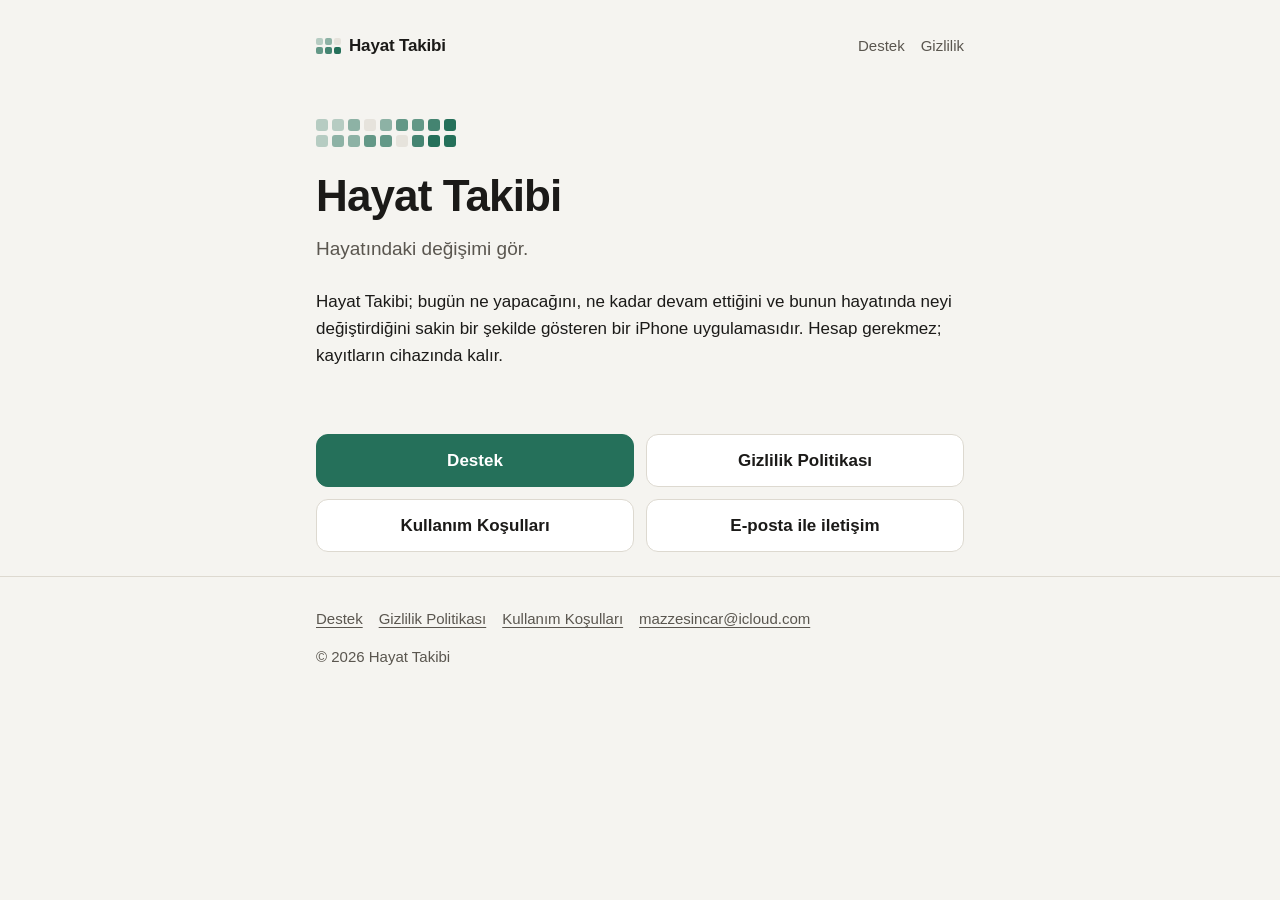
<file: index.html>
<!doctype html>
<html lang="tr">
<head>
  <meta charset="utf-8">
  <meta name="viewport" content="width=device-width, initial-scale=1">
  <title>Hayat Takibi</title>
  <meta name="description" content="Hayat Takibi: Bugün ne yapacağını, ne kadar devam ettiğini ve bunun hayatında neyi değiştirdiğini gösteren iOS uygulaması.">
  <meta name="color-scheme" content="light dark">
  <link rel="stylesheet" href="styles.css">
</head>
<body>
  <a class="skip-link" href="#main">İçeriğe geç</a>

  <header class="site-header">
    <div class="wrap">
      <a class="brand" href="index.html" aria-current="page">
        <span class="mark" aria-hidden="true"><span class="l1"></span><span class="l2"></span><span class="q"></span><span class="l3"></span><span class="l4"></span><span></span></span>
        Hayat Takibi
      </a>
      <nav class="site-nav" aria-label="Site">
        <a href="support.html">Destek</a>
        <a href="privacy.html">Gizlilik</a>
      </nav>
    </div>
  </header>

  <main id="main" class="wrap">
    <section class="hero" aria-labelledby="title">
      <div class="mark" aria-hidden="true">
        <span class="l1"></span><span class="l1"></span><span class="l2"></span><span class="q"></span><span class="l2"></span><span class="l3"></span><span class="l3"></span><span class="l4"></span><span></span>
        <span class="l1"></span><span class="l2"></span><span class="l2"></span><span class="l3"></span><span class="l3"></span><span class="q"></span><span class="l4"></span><span></span><span></span>
      </div>
      <h1 id="title">Hayat Takibi</h1>
      <p class="lede">Hayatındaki değişimi gör.</p>
      <p>Hayat Takibi; bugün ne yapacağını, ne kadar devam ettiğini ve bunun hayatında neyi değiştirdiğini sakin bir şekilde gösteren bir iPhone uygulamasıdır. Hesap gerekmez; kayıtların cihazında kalır.</p>
    </section>

    <nav class="actions" aria-label="Bağlantılar">
      <a class="button primary" href="support.html">Destek</a>
      <a class="button" href="privacy.html">Gizlilik Politikası</a>
      <a class="button" href="https://www.apple.com/legal/internet-services/itunes/dev/stdeula/" rel="noopener">Kullanım Koşulları</a>
      <a class="button" href="mailto:mazzesincar@icloud.com">E-posta ile iletişim</a>
    </nav>
  </main>

  <footer class="site-footer">
    <div class="wrap">
      <nav aria-label="Alt bilgi">
        <a href="support.html">Destek</a>
        <a href="privacy.html">Gizlilik Politikası</a>
        <a href="https://www.apple.com/legal/internet-services/itunes/dev/stdeula/" rel="noopener">Kullanım Koşulları</a>
        <a href="mailto:mazzesincar@icloud.com">mazzesincar@icloud.com</a>
      </nav>
      <p>© 2026 Hayat Takibi</p>
    </div>
  </footer>
</body>
</html>
</file>
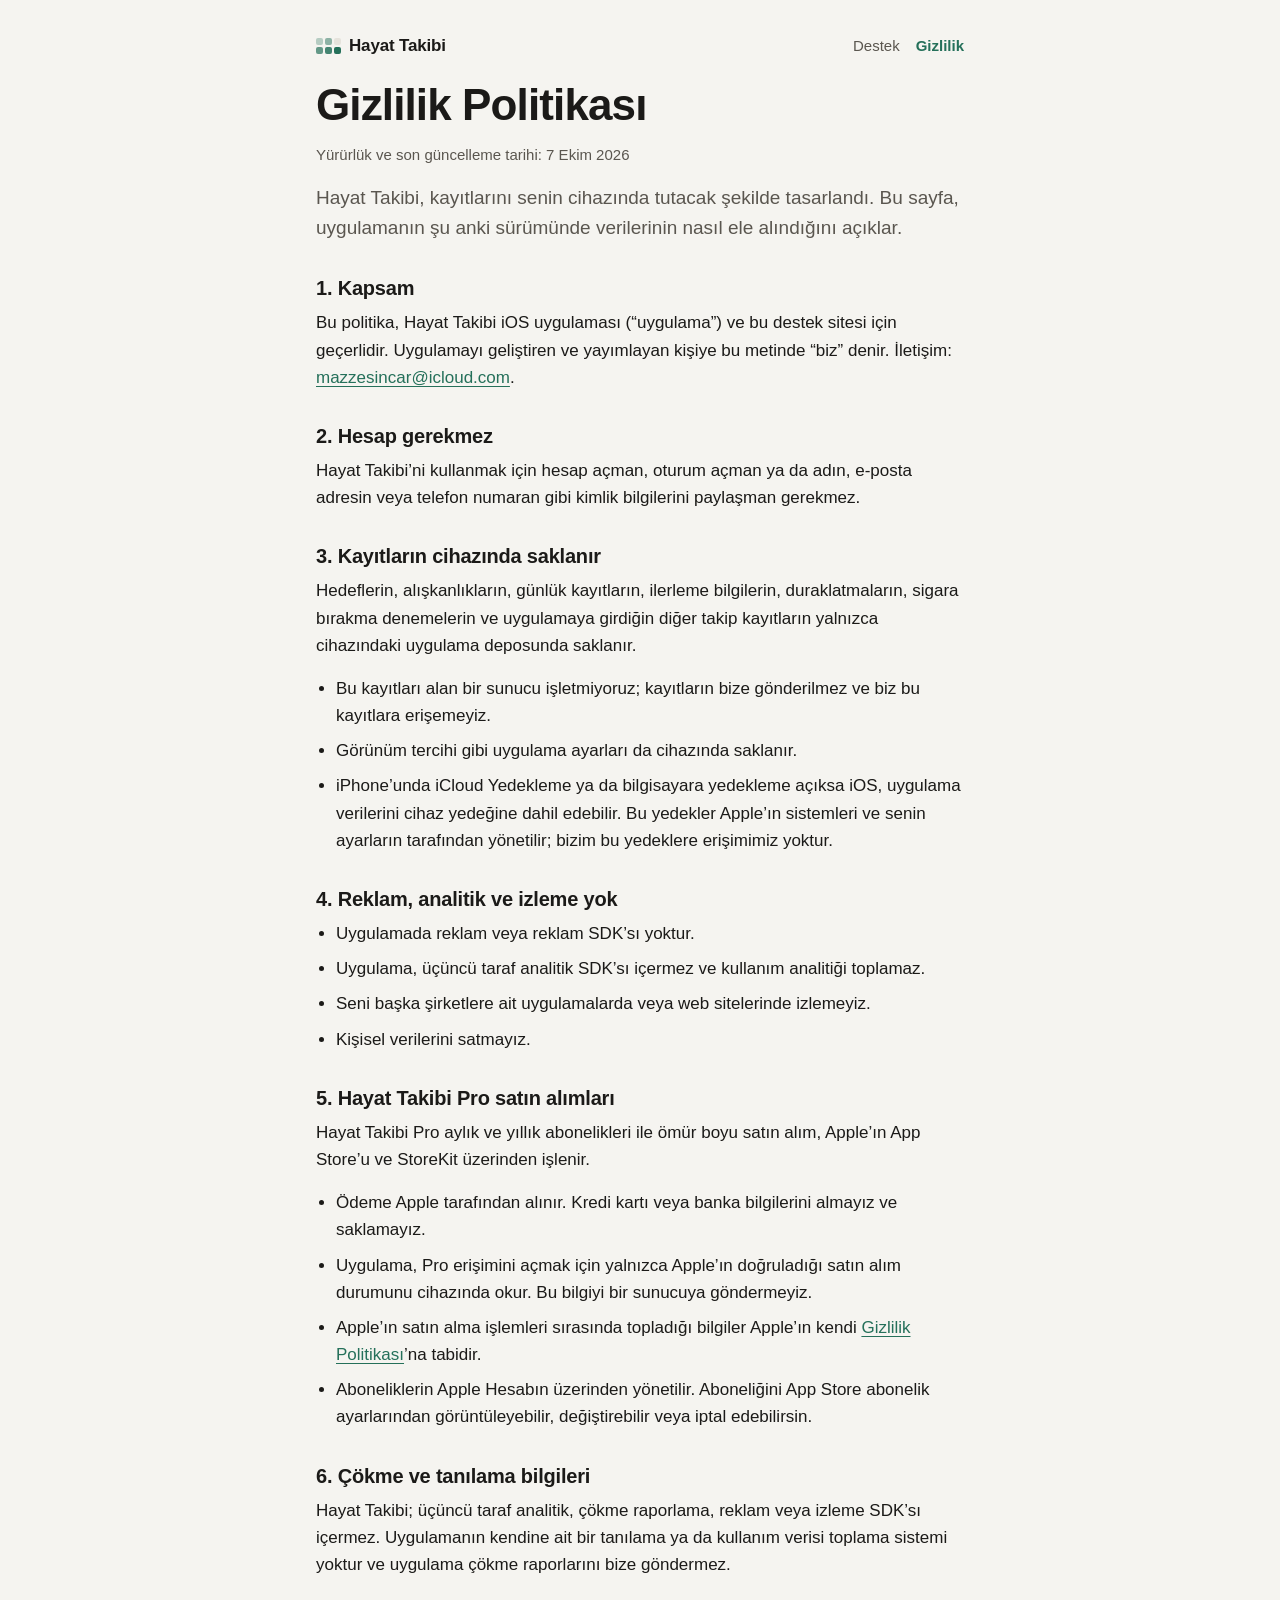
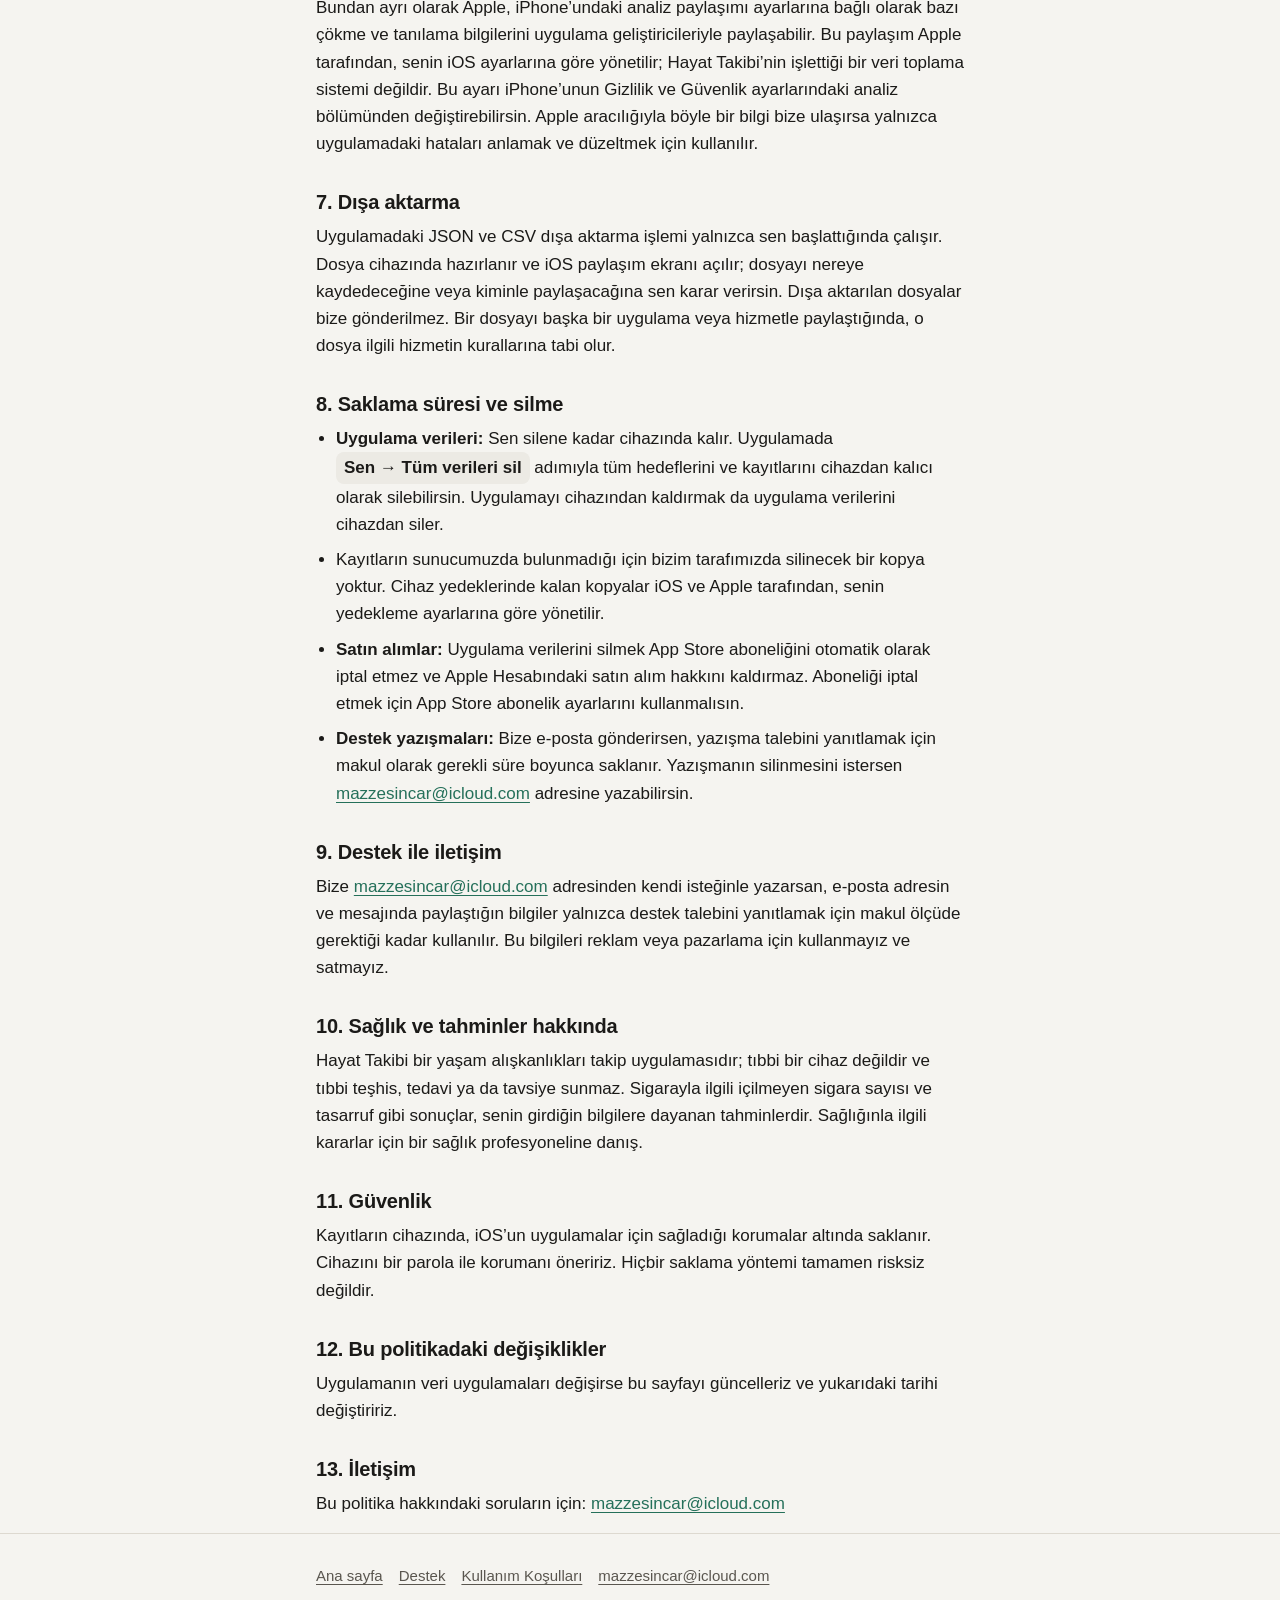
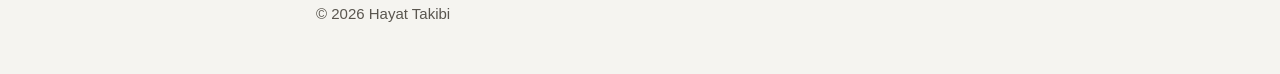
<file: privacy.html>
<!doctype html>
<html lang="tr">
<head>
  <meta charset="utf-8">
  <meta name="viewport" content="width=device-width, initial-scale=1">
  <title>Gizlilik Politikası · Hayat Takibi</title>
  <meta name="description" content="Hayat Takibi iOS uygulamasının gizlilik politikası.">
  <meta name="color-scheme" content="light dark">
  <link rel="stylesheet" href="styles.css">
</head>
<body>
  <a class="skip-link" href="#main">İçeriğe geç</a>

  <header class="site-header">
    <div class="wrap">
      <a class="brand" href="index.html">
        <span class="mark" aria-hidden="true"><span class="l1"></span><span class="l2"></span><span class="q"></span><span class="l3"></span><span class="l4"></span><span></span></span>
        Hayat Takibi
      </a>
      <nav class="site-nav" aria-label="Site">
        <a href="support.html">Destek</a>
        <a href="privacy.html" aria-current="page">Gizlilik</a>
      </nav>
    </div>
  </header>

  <main id="main" class="wrap">
    <h1>Gizlilik Politikası</h1>
    <p class="meta">Yürürlük ve son güncelleme tarihi: 7 Ekim 2026</p>
    <p class="lede">Hayat Takibi, kayıtlarını senin cihazında tutacak şekilde tasarlandı. Bu sayfa, uygulamanın şu anki sürümünde verilerinin nasıl ele alındığını açıklar.</p>

    <h2>1. Kapsam</h2>
    <p>Bu politika, Hayat Takibi iOS uygulaması (“uygulama”) ve bu destek sitesi için geçerlidir. Uygulamayı geliştiren ve yayımlayan kişiye bu metinde “biz” denir. İletişim: <a href="mailto:mazzesincar@icloud.com">mazzesincar@icloud.com</a>.</p>

    <h2>2. Hesap gerekmez</h2>
    <p>Hayat Takibi’ni kullanmak için hesap açman, oturum açman ya da adın, e-posta adresin veya telefon numaran gibi kimlik bilgilerini paylaşman gerekmez.</p>

    <h2>3. Kayıtların cihazında saklanır</h2>
    <p>Hedeflerin, alışkanlıkların, günlük kayıtların, ilerleme bilgilerin, duraklatmaların, sigara bırakma denemelerin ve uygulamaya girdiğin diğer takip kayıtların yalnızca cihazındaki uygulama deposunda saklanır.</p>
    <ul>
      <li>Bu kayıtları alan bir sunucu işletmiyoruz; kayıtların bize gönderilmez ve biz bu kayıtlara erişemeyiz.</li>
      <li>Görünüm tercihi gibi uygulama ayarları da cihazında saklanır.</li>
      <li>iPhone’unda iCloud Yedekleme ya da bilgisayara yedekleme açıksa iOS, uygulama verilerini cihaz yedeğine dahil edebilir. Bu yedekler Apple’ın sistemleri ve senin ayarların tarafından yönetilir; bizim bu yedeklere erişimimiz yoktur.</li>
    </ul>

    <h2>4. Reklam, analitik ve izleme yok</h2>
    <ul>
      <li>Uygulamada reklam veya reklam SDK’sı yoktur.</li>
      <li>Uygulama, üçüncü taraf analitik SDK’sı içermez ve kullanım analitiği toplamaz.</li>
      <li>Seni başka şirketlere ait uygulamalarda veya web sitelerinde izlemeyiz.</li>
      <li>Kişisel verilerini satmayız.</li>
    </ul>

    <h2>5. Hayat Takibi Pro satın alımları</h2>
    <p>Hayat Takibi Pro aylık ve yıllık abonelikleri ile ömür boyu satın alım, Apple’ın App Store’u ve StoreKit üzerinden işlenir.</p>
    <ul>
      <li>Ödeme Apple tarafından alınır. Kredi kartı veya banka bilgilerini almayız ve saklamayız.</li>
      <li>Uygulama, Pro erişimini açmak için yalnızca Apple’ın doğruladığı satın alım durumunu cihazında okur. Bu bilgiyi bir sunucuya göndermeyiz.</li>
      <li>Apple’ın satın alma işlemleri sırasında topladığı bilgiler Apple’ın kendi <a href="https://www.apple.com/legal/privacy/" rel="noopener">Gizlilik Politikası</a>’na tabidir.</li>
      <li>Aboneliklerin Apple Hesabın üzerinden yönetilir. Aboneliğini App Store abonelik ayarlarından görüntüleyebilir, değiştirebilir veya iptal edebilirsin.</li>
    </ul>

    <h2>6. Çökme ve tanılama bilgileri</h2>
    <p>Hayat Takibi; üçüncü taraf analitik, çökme raporlama, reklam veya izleme SDK’sı içermez. Uygulamanın kendine ait bir tanılama ya da kullanım verisi toplama sistemi yoktur ve uygulama çökme raporlarını bize göndermez.</p>
    <p>Bundan ayrı olarak Apple, iPhone’undaki analiz paylaşımı ayarlarına bağlı olarak bazı çökme ve tanılama bilgilerini uygulama geliştiricileriyle paylaşabilir. Bu paylaşım Apple tarafından, senin iOS ayarlarına göre yönetilir; Hayat Takibi’nin işlettiği bir veri toplama sistemi değildir. Bu ayarı iPhone’unun Gizlilik ve Güvenlik ayarlarındaki analiz bölümünden değiştirebilirsin. Apple aracılığıyla böyle bir bilgi bize ulaşırsa yalnızca uygulamadaki hataları anlamak ve düzeltmek için kullanılır.</p>

    <h2>7. Dışa aktarma</h2>
    <p>Uygulamadaki JSON ve CSV dışa aktarma işlemi yalnızca sen başlattığında çalışır. Dosya cihazında hazırlanır ve iOS paylaşım ekranı açılır; dosyayı nereye kaydedeceğine veya kiminle paylaşacağına sen karar verirsin. Dışa aktarılan dosyalar bize gönderilmez. Bir dosyayı başka bir uygulama veya hizmetle paylaştığında, o dosya ilgili hizmetin kurallarına tabi olur.</p>

    <h2>8. Saklama süresi ve silme</h2>
    <ul>
      <li><strong>Uygulama verileri:</strong> Sen silene kadar cihazında kalır. Uygulamada <span class="path">Sen → Tüm verileri sil</span> adımıyla tüm hedeflerini ve kayıtlarını cihazdan kalıcı olarak silebilirsin. Uygulamayı cihazından kaldırmak da uygulama verilerini cihazdan siler.</li>
      <li>Kayıtların sunucumuzda bulunmadığı için bizim tarafımızda silinecek bir kopya yoktur. Cihaz yedeklerinde kalan kopyalar iOS ve Apple tarafından, senin yedekleme ayarlarına göre yönetilir.</li>
      <li><strong>Satın alımlar:</strong> Uygulama verilerini silmek App Store aboneliğini otomatik olarak iptal etmez ve Apple Hesabındaki satın alım hakkını kaldırmaz. Aboneliği iptal etmek için App Store abonelik ayarlarını kullanmalısın.</li>
      <li><strong>Destek yazışmaları:</strong> Bize e-posta gönderirsen, yazışma talebini yanıtlamak için makul olarak gerekli süre boyunca saklanır. Yazışmanın silinmesini istersen <a href="mailto:mazzesincar@icloud.com">mazzesincar@icloud.com</a> adresine yazabilirsin.</li>
    </ul>

    <h2>9. Destek ile iletişim</h2>
    <p>Bize <a href="mailto:mazzesincar@icloud.com">mazzesincar@icloud.com</a> adresinden kendi isteğinle yazarsan, e-posta adresin ve mesajında paylaştığın bilgiler yalnızca destek talebini yanıtlamak için makul ölçüde gerektiği kadar kullanılır. Bu bilgileri reklam veya pazarlama için kullanmayız ve satmayız.</p>

    <h2>10. Sağlık ve tahminler hakkında</h2>
    <p>Hayat Takibi bir yaşam alışkanlıkları takip uygulamasıdır; tıbbi bir cihaz değildir ve tıbbi teşhis, tedavi ya da tavsiye sunmaz. Sigarayla ilgili içilmeyen sigara sayısı ve tasarruf gibi sonuçlar, senin girdiğin bilgilere dayanan tahminlerdir. Sağlığınla ilgili kararlar için bir sağlık profesyoneline danış.</p>

    <h2>11. Güvenlik</h2>
    <p>Kayıtların cihazında, iOS’un uygulamalar için sağladığı korumalar altında saklanır. Cihazını bir parola ile korumanı öneririz. Hiçbir saklama yöntemi tamamen risksiz değildir.</p>

    <h2>12. Bu politikadaki değişiklikler</h2>
    <p>Uygulamanın veri uygulamaları değişirse bu sayfayı güncelleriz ve yukarıdaki tarihi değiştiririz.</p>

    <h2>13. İletişim</h2>
    <p>Bu politika hakkındaki soruların için: <a href="mailto:mazzesincar@icloud.com">mazzesincar@icloud.com</a></p>
  </main>

  <footer class="site-footer">
    <div class="wrap">
      <nav aria-label="Alt bilgi">
        <a href="index.html">Ana sayfa</a>
        <a href="support.html">Destek</a>
        <a href="https://www.apple.com/legal/internet-services/itunes/dev/stdeula/" rel="noopener">Kullanım Koşulları</a>
        <a href="mailto:mazzesincar@icloud.com">mazzesincar@icloud.com</a>
      </nav>
      <p>© 2026 Hayat Takibi</p>
    </div>
  </footer>
</body>
</html>
</file>
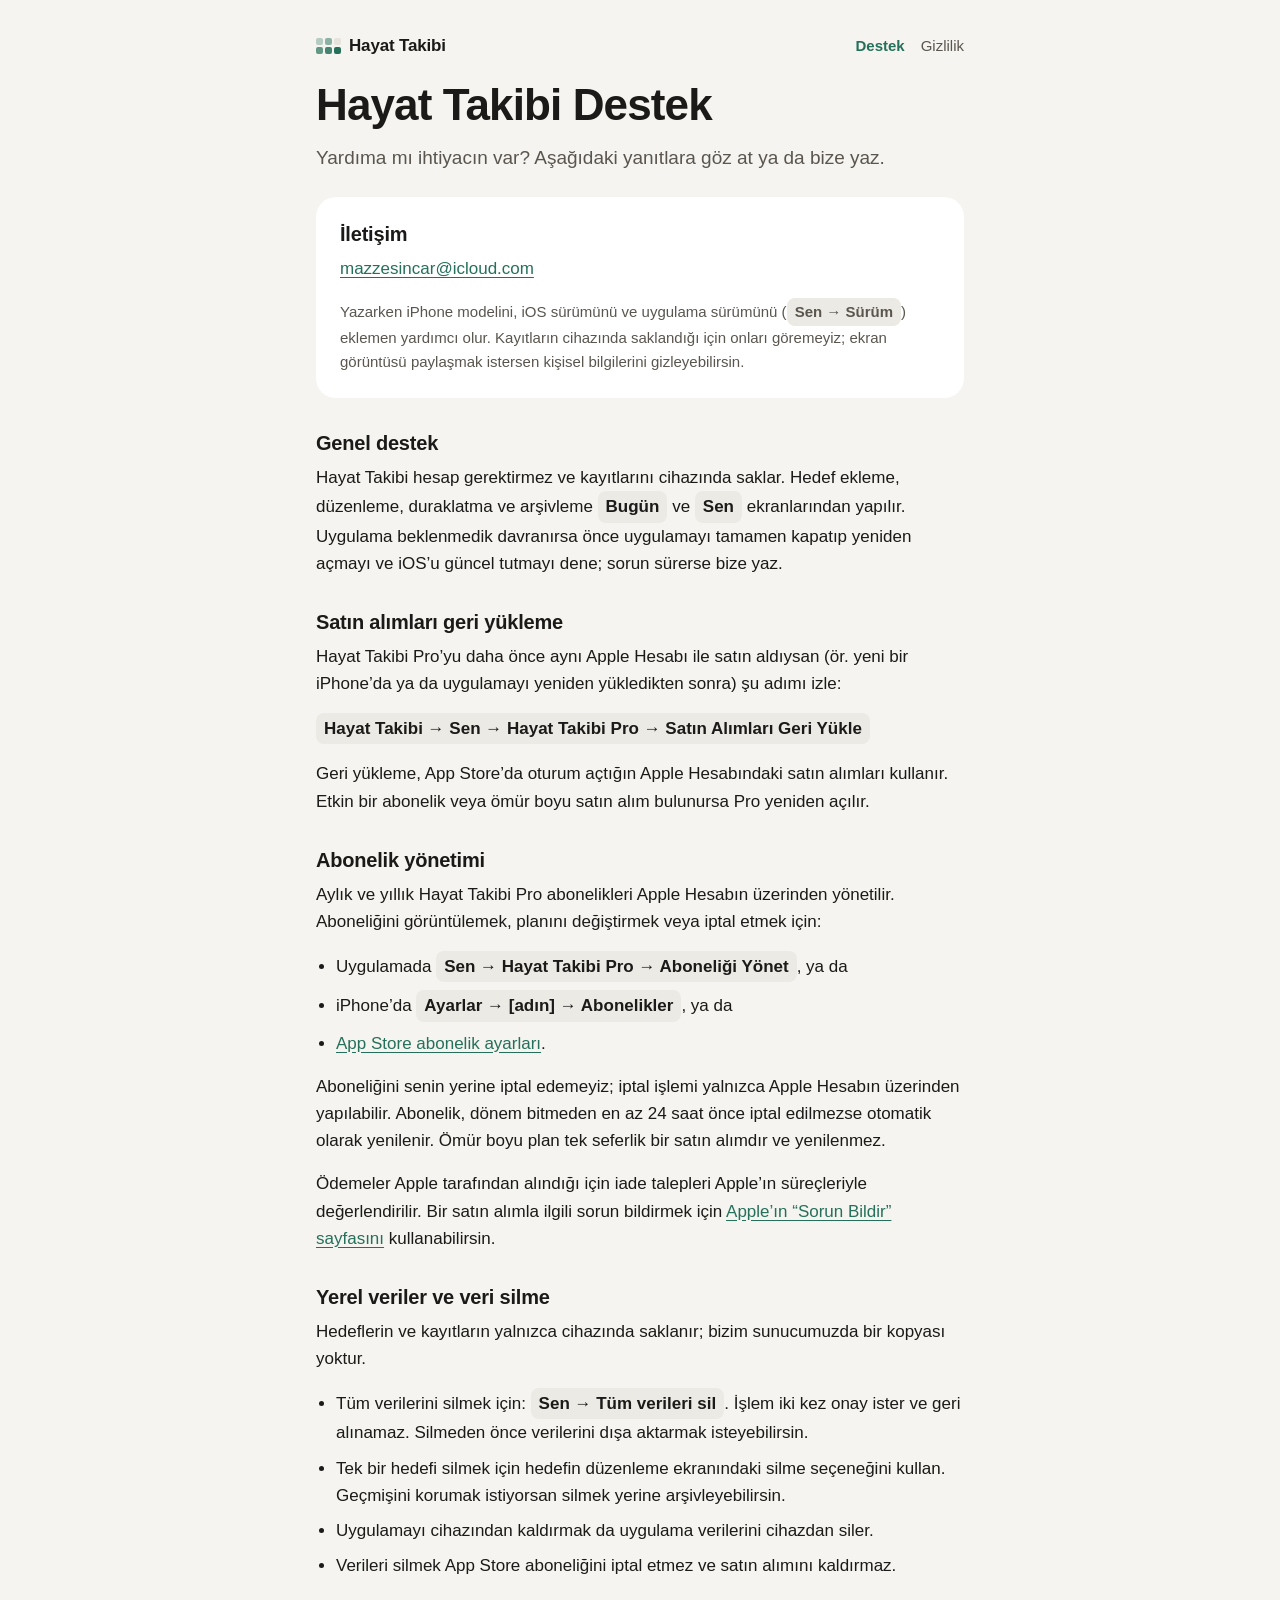
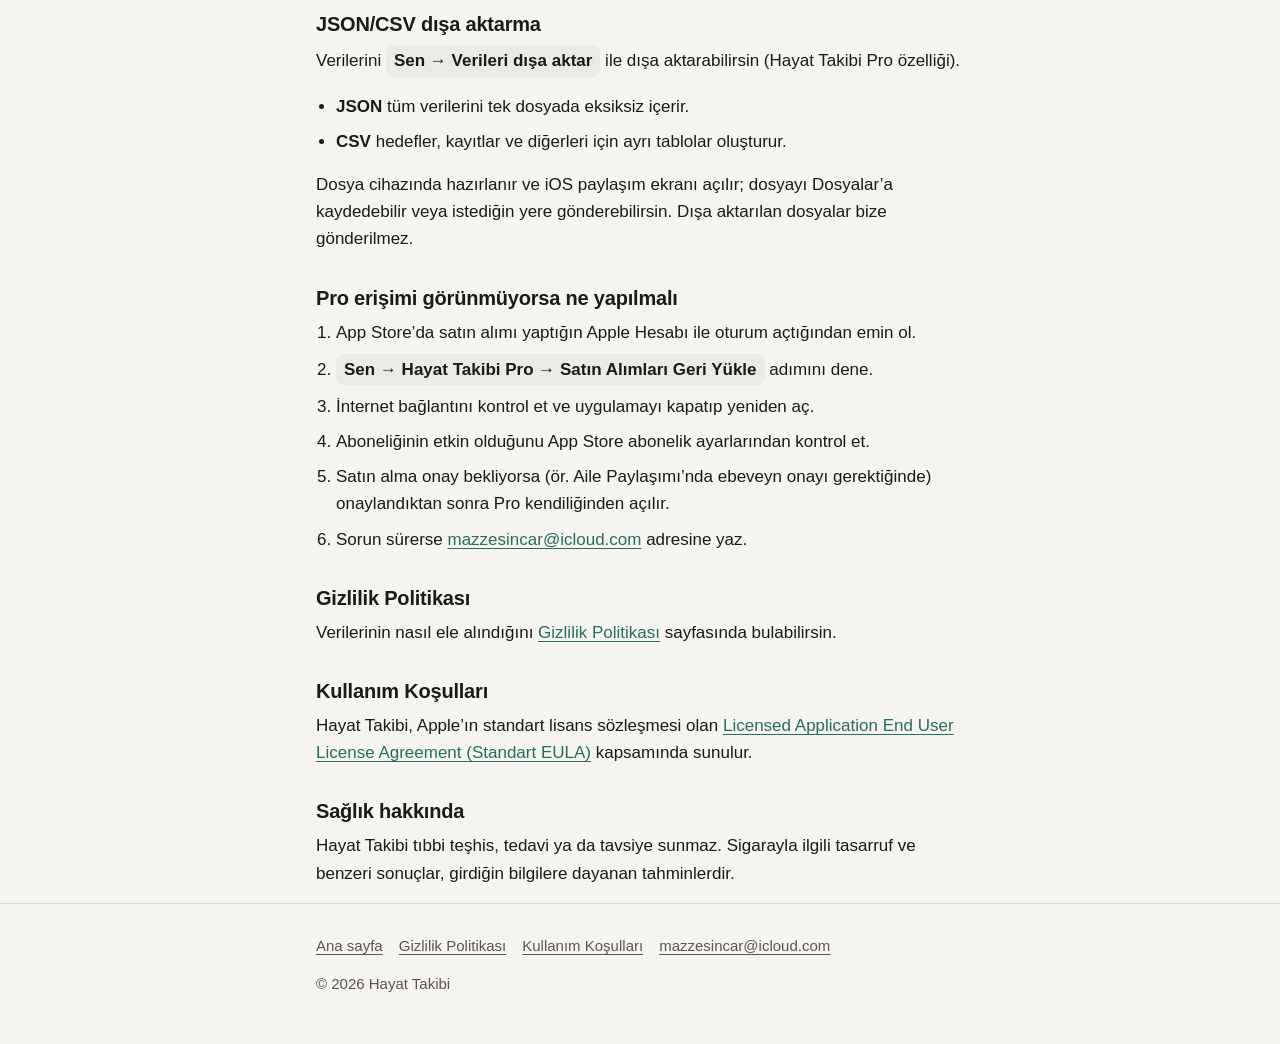
<file: support.html>
<!doctype html>
<html lang="tr">
<head>
  <meta charset="utf-8">
  <meta name="viewport" content="width=device-width, initial-scale=1">
  <title>Destek · Hayat Takibi</title>
  <meta name="description" content="Hayat Takibi destek: satın alımları geri yükleme, abonelik yönetimi, veri silme ve dışa aktarma.">
  <meta name="color-scheme" content="light dark">
  <link rel="stylesheet" href="styles.css">
</head>
<body>
  <a class="skip-link" href="#main">İçeriğe geç</a>

  <header class="site-header">
    <div class="wrap">
      <a class="brand" href="index.html">
        <span class="mark" aria-hidden="true"><span class="l1"></span><span class="l2"></span><span class="q"></span><span class="l3"></span><span class="l4"></span><span></span></span>
        Hayat Takibi
      </a>
      <nav class="site-nav" aria-label="Site">
        <a href="support.html" aria-current="page">Destek</a>
        <a href="privacy.html">Gizlilik</a>
      </nav>
    </div>
  </header>

  <main id="main" class="wrap">
    <h1>Hayat Takibi Destek</h1>
    <p class="lede">Yardıma mı ihtiyacın var? Aşağıdaki yanıtlara göz at ya da bize yaz.</p>

    <div class="card">
      <h2>İletişim</h2>
      <p><a href="mailto:mazzesincar@icloud.com">mazzesincar@icloud.com</a></p>
      <p class="meta">Yazarken iPhone modelini, iOS sürümünü ve uygulama sürümünü (<span class="path">Sen → Sürüm</span>) eklemen yardımcı olur. Kayıtların cihazında saklandığı için onları göremeyiz; ekran görüntüsü paylaşmak istersen kişisel bilgilerini gizleyebilirsin.</p>
    </div>

    <h2 id="genel">Genel destek</h2>
    <p>Hayat Takibi hesap gerektirmez ve kayıtlarını cihazında saklar. Hedef ekleme, düzenleme, duraklatma ve arşivleme <span class="path">Bugün</span> ve <span class="path">Sen</span> ekranlarından yapılır. Uygulama beklenmedik davranırsa önce uygulamayı tamamen kapatıp yeniden açmayı ve iOS’u güncel tutmayı dene; sorun sürerse bize yaz.</p>

    <h2 id="geri-yukleme">Satın alımları geri yükleme</h2>
    <p>Hayat Takibi Pro’yu daha önce aynı Apple Hesabı ile satın aldıysan (ör. yeni bir iPhone’da ya da uygulamayı yeniden yükledikten sonra) şu adımı izle:</p>
    <p><span class="path">Hayat Takibi → Sen → Hayat Takibi Pro → Satın Alımları Geri Yükle</span></p>
    <p>Geri yükleme, App Store’da oturum açtığın Apple Hesabındaki satın alımları kullanır. Etkin bir abonelik veya ömür boyu satın alım bulunursa Pro yeniden açılır.</p>

    <h2 id="abonelik">Abonelik yönetimi</h2>
    <p>Aylık ve yıllık Hayat Takibi Pro abonelikleri Apple Hesabın üzerinden yönetilir. Aboneliğini görüntülemek, planını değiştirmek veya iptal etmek için:</p>
    <ul>
      <li>Uygulamada <span class="path">Sen → Hayat Takibi Pro → Aboneliği Yönet</span>, ya da</li>
      <li>iPhone’da <span class="path">Ayarlar → [adın] → Abonelikler</span>, ya da</li>
      <li><a href="https://apps.apple.com/account/subscriptions" rel="noopener">App Store abonelik ayarları</a>.</li>
    </ul>
    <p>Aboneliğini senin yerine iptal edemeyiz; iptal işlemi yalnızca Apple Hesabın üzerinden yapılabilir. Abonelik, dönem bitmeden en az 24 saat önce iptal edilmezse otomatik olarak yenilenir. Ömür boyu plan tek seferlik bir satın alımdır ve yenilenmez.</p>
    <p>Ödemeler Apple tarafından alındığı için iade talepleri Apple’ın süreçleriyle değerlendirilir. Bir satın alımla ilgili sorun bildirmek için <a href="https://reportaproblem.apple.com" rel="noopener">Apple’ın “Sorun Bildir” sayfasını</a> kullanabilirsin.</p>

    <h2 id="veriler">Yerel veriler ve veri silme</h2>
    <p>Hedeflerin ve kayıtların yalnızca cihazında saklanır; bizim sunucumuzda bir kopyası yoktur.</p>
    <ul>
      <li>Tüm verilerini silmek için: <span class="path">Sen → Tüm verileri sil</span>. İşlem iki kez onay ister ve geri alınamaz. Silmeden önce verilerini dışa aktarmak isteyebilirsin.</li>
      <li>Tek bir hedefi silmek için hedefin düzenleme ekranındaki silme seçeneğini kullan. Geçmişini korumak istiyorsan silmek yerine arşivleyebilirsin.</li>
      <li>Uygulamayı cihazından kaldırmak da uygulama verilerini cihazdan siler.</li>
      <li>Verileri silmek App Store aboneliğini iptal etmez ve satın alımını kaldırmaz.</li>
    </ul>

    <h2 id="disa-aktarma">JSON/CSV dışa aktarma</h2>
    <p>Verilerini <span class="path">Sen → Verileri dışa aktar</span> ile dışa aktarabilirsin (Hayat Takibi Pro özelliği).</p>
    <ul>
      <li><strong>JSON</strong> tüm verilerini tek dosyada eksiksiz içerir.</li>
      <li><strong>CSV</strong> hedefler, kayıtlar ve diğerleri için ayrı tablolar oluşturur.</li>
    </ul>
    <p>Dosya cihazında hazırlanır ve iOS paylaşım ekranı açılır; dosyayı Dosyalar’a kaydedebilir veya istediğin yere gönderebilirsin. Dışa aktarılan dosyalar bize gönderilmez.</p>

    <h2 id="pro-gorunmuyor">Pro erişimi görünmüyorsa ne yapılmalı</h2>
    <ol>
      <li>App Store’da satın alımı yaptığın Apple Hesabı ile oturum açtığından emin ol.</li>
      <li><span class="path">Sen → Hayat Takibi Pro → Satın Alımları Geri Yükle</span> adımını dene.</li>
      <li>İnternet bağlantını kontrol et ve uygulamayı kapatıp yeniden aç.</li>
      <li>Aboneliğinin etkin olduğunu App Store abonelik ayarlarından kontrol et.</li>
      <li>Satın alma onay bekliyorsa (ör. Aile Paylaşımı’nda ebeveyn onayı gerektiğinde) onaylandıktan sonra Pro kendiliğinden açılır.</li>
      <li>Sorun sürerse <a href="mailto:mazzesincar@icloud.com">mazzesincar@icloud.com</a> adresine yaz.</li>
    </ol>

    <h2 id="gizlilik">Gizlilik Politikası</h2>
    <p>Verilerinin nasıl ele alındığını <a href="privacy.html">Gizlilik Politikası</a> sayfasında bulabilirsin.</p>

    <h2 id="kosullar">Kullanım Koşulları</h2>
    <p>Hayat Takibi, Apple’ın standart lisans sözleşmesi olan <a href="https://www.apple.com/legal/internet-services/itunes/dev/stdeula/" rel="noopener">Licensed Application End User License Agreement (Standart EULA)</a> kapsamında sunulur.</p>

    <h2 id="saglik">Sağlık hakkında</h2>
    <p>Hayat Takibi tıbbi teşhis, tedavi ya da tavsiye sunmaz. Sigarayla ilgili tasarruf ve benzeri sonuçlar, girdiğin bilgilere dayanan tahminlerdir.</p>
  </main>

  <footer class="site-footer">
    <div class="wrap">
      <nav aria-label="Alt bilgi">
        <a href="index.html">Ana sayfa</a>
        <a href="privacy.html">Gizlilik Politikası</a>
        <a href="https://www.apple.com/legal/internet-services/itunes/dev/stdeula/" rel="noopener">Kullanım Koşulları</a>
        <a href="mailto:mazzesincar@icloud.com">mazzesincar@icloud.com</a>
      </nav>
      <p>© 2026 Hayat Takibi</p>
    </div>
  </footer>
</body>
</html>
</file>
<file: styles.css>
/* Hayat Takibi — static legal and support pages.
   Colours follow the app's palette (HayatDesign/Tokens/Palette.swift). */

:root {
  color-scheme: light dark;
  --background: #F5F4F0;
  --surface: #FFFFFF;
  --surface-secondary: #ECEAE4;
  --text: #1B1A18;
  --text-secondary: #5A564F;
  --separator: #DDD9D0;
  --track: #E6E3DC;
  --accent: #25705A;
  --on-accent: #FFFFFF;
  --focus: #1A5544;
  --radius-card: 20px;
  --radius-small: 12px;
  --space-xs: 8px;
  --space-s: 12px;
  --space-m: 16px;
  --space-l: 24px;
  --space-xl: 32px;
  --space-xxl: 48px;
  --readable: 680px;
}

@media (prefers-color-scheme: dark) {
  :root {
    --background: #0F0F0E;
    --surface: #1B1A19;
    --surface-secondary: #262523;
    --text: #F4F2ED;
    --text-secondary: #B5B0A6;
    --separator: #34322F;
    --track: #2E2D2A;
    --accent: #6CC4A6;
    --on-accent: #0B1F18;
    --focus: #93DBC1;
  }
}

*,
*::before,
*::after { box-sizing: border-box; }

html { -webkit-text-size-adjust: 100%; text-size-adjust: 100%; }

body {
  margin: 0;
  background: var(--background);
  color: var(--text);
  font-family: -apple-system, BlinkMacSystemFont, "SF Pro Text", "Segoe UI", Roboto, "Helvetica Neue", Arial, sans-serif;
  font-size: 1.0625rem;
  line-height: 1.6;
}

.skip-link {
  position: absolute;
  left: var(--space-m);
  top: -100px;
  padding: var(--space-xs) var(--space-m);
  background: var(--accent);
  color: var(--on-accent);
  border-radius: var(--radius-small);
  z-index: 10;
}
.skip-link:focus { top: var(--space-m); }

.wrap {
  width: 100%;
  max-width: var(--readable);
  margin: 0 auto;
  padding: 0 var(--space-m);
}

/* Header */
.site-header { padding: var(--space-l) 0 var(--space-s); }
.site-header .wrap { display: flex; align-items: center; justify-content: space-between; gap: var(--space-m); flex-wrap: wrap; }
.brand {
  display: inline-flex;
  align-items: center;
  gap: var(--space-xs);
  color: var(--text);
  text-decoration: none;
  font-weight: 700;
  letter-spacing: -0.01em;
}
.site-nav { display: flex; gap: var(--space-m); flex-wrap: wrap; font-size: 0.9375rem; }
.site-nav a { color: var(--text-secondary); text-decoration: none; padding: 10px 0; }
.site-nav a:hover { color: var(--text); text-decoration: underline; }
.site-nav a[aria-current="page"] { color: var(--accent); font-weight: 600; }

/* The day-grid mark, as in the app's Pro screen. */
.mark {
  display: inline-grid;
  grid-template-columns: repeat(3, 7px);
  gap: 2px;
}
.mark span { width: 7px; height: 7px; border-radius: 2px; background: var(--accent); }
.mark .l1 { opacity: 0.3; }
.mark .l2 { opacity: 0.5; }
.mark .l3 { opacity: 0.7; }
.mark .l4 { opacity: 0.85; }
.mark .q { background: var(--track); }

/* Content */
main { padding: var(--space-l) 0 var(--space-xxl); }

h1 {
  font-size: clamp(2rem, 6vw, 2.75rem);
  line-height: 1.15;
  letter-spacing: -0.02em;
  margin: 0 0 var(--space-s);
}
h2 {
  font-size: 1.25rem;
  line-height: 1.3;
  letter-spacing: -0.01em;
  margin: var(--space-xl) 0 var(--space-xs);
}
h3 { font-size: 1.0625rem; margin: var(--space-l) 0 var(--space-xs); }
p, ul, ol { margin: 0 0 var(--space-m); }
ul, ol { padding-left: 1.25rem; }
li { margin-bottom: var(--space-xs); }
strong { font-weight: 600; }

.lede { font-size: 1.1875rem; color: var(--text-secondary); margin-bottom: var(--space-l); }
.meta { font-size: 0.9375rem; color: var(--text-secondary); }

a { color: var(--accent); text-underline-offset: 3px; }
a:focus-visible,
.button:focus-visible {
  outline: 3px solid var(--focus);
  outline-offset: 3px;
  border-radius: 6px;
}

.card {
  background: var(--surface);
  border-radius: var(--radius-card);
  padding: var(--space-l);
  margin: var(--space-l) 0;
}
.card > :last-child { margin-bottom: 0; }
.card h2:first-child { margin-top: 0; }

.path {
  display: inline-block;
  background: var(--surface-secondary);
  border-radius: 8px;
  padding: 2px 8px;
  font-weight: 600;
}

/* Landing */
.hero { padding: var(--space-xl) 0 var(--space-l); }
.hero .mark { grid-template-columns: repeat(9, 12px); gap: 4px; margin-bottom: var(--space-l); }
.hero .mark span { width: 12px; height: 12px; border-radius: 3px; }

.actions { display: grid; gap: var(--space-s); margin: var(--space-l) 0; }
@media (min-width: 560px) { .actions { grid-template-columns: 1fr 1fr; } }

.button {
  display: flex;
  align-items: center;
  justify-content: center;
  min-height: 50px;
  padding: var(--space-s) var(--space-m);
  border-radius: var(--radius-small);
  font-weight: 600;
  text-decoration: none;
  text-align: center;
  background: var(--surface);
  color: var(--text);
  border: 1px solid var(--separator);
}
.button:hover { border-color: var(--accent); }
.button.primary { background: var(--accent); color: var(--on-accent); border-color: var(--accent); }
.button.primary:hover { filter: brightness(1.05); }

/* Footer */
.site-footer {
  border-top: 1px solid var(--separator);
  padding: var(--space-l) 0 var(--space-xl);
  font-size: 0.9375rem;
  color: var(--text-secondary);
}
.site-footer nav { display: flex; gap: var(--space-m); flex-wrap: wrap; margin-bottom: var(--space-xs); }
.site-footer a { color: var(--text-secondary); padding: 6px 0; display: inline-block; }
.site-footer a:hover { color: var(--text); }

@media (prefers-reduced-motion: reduce) {
  * { transition: none !important; animation: none !important; }
}
</file>
